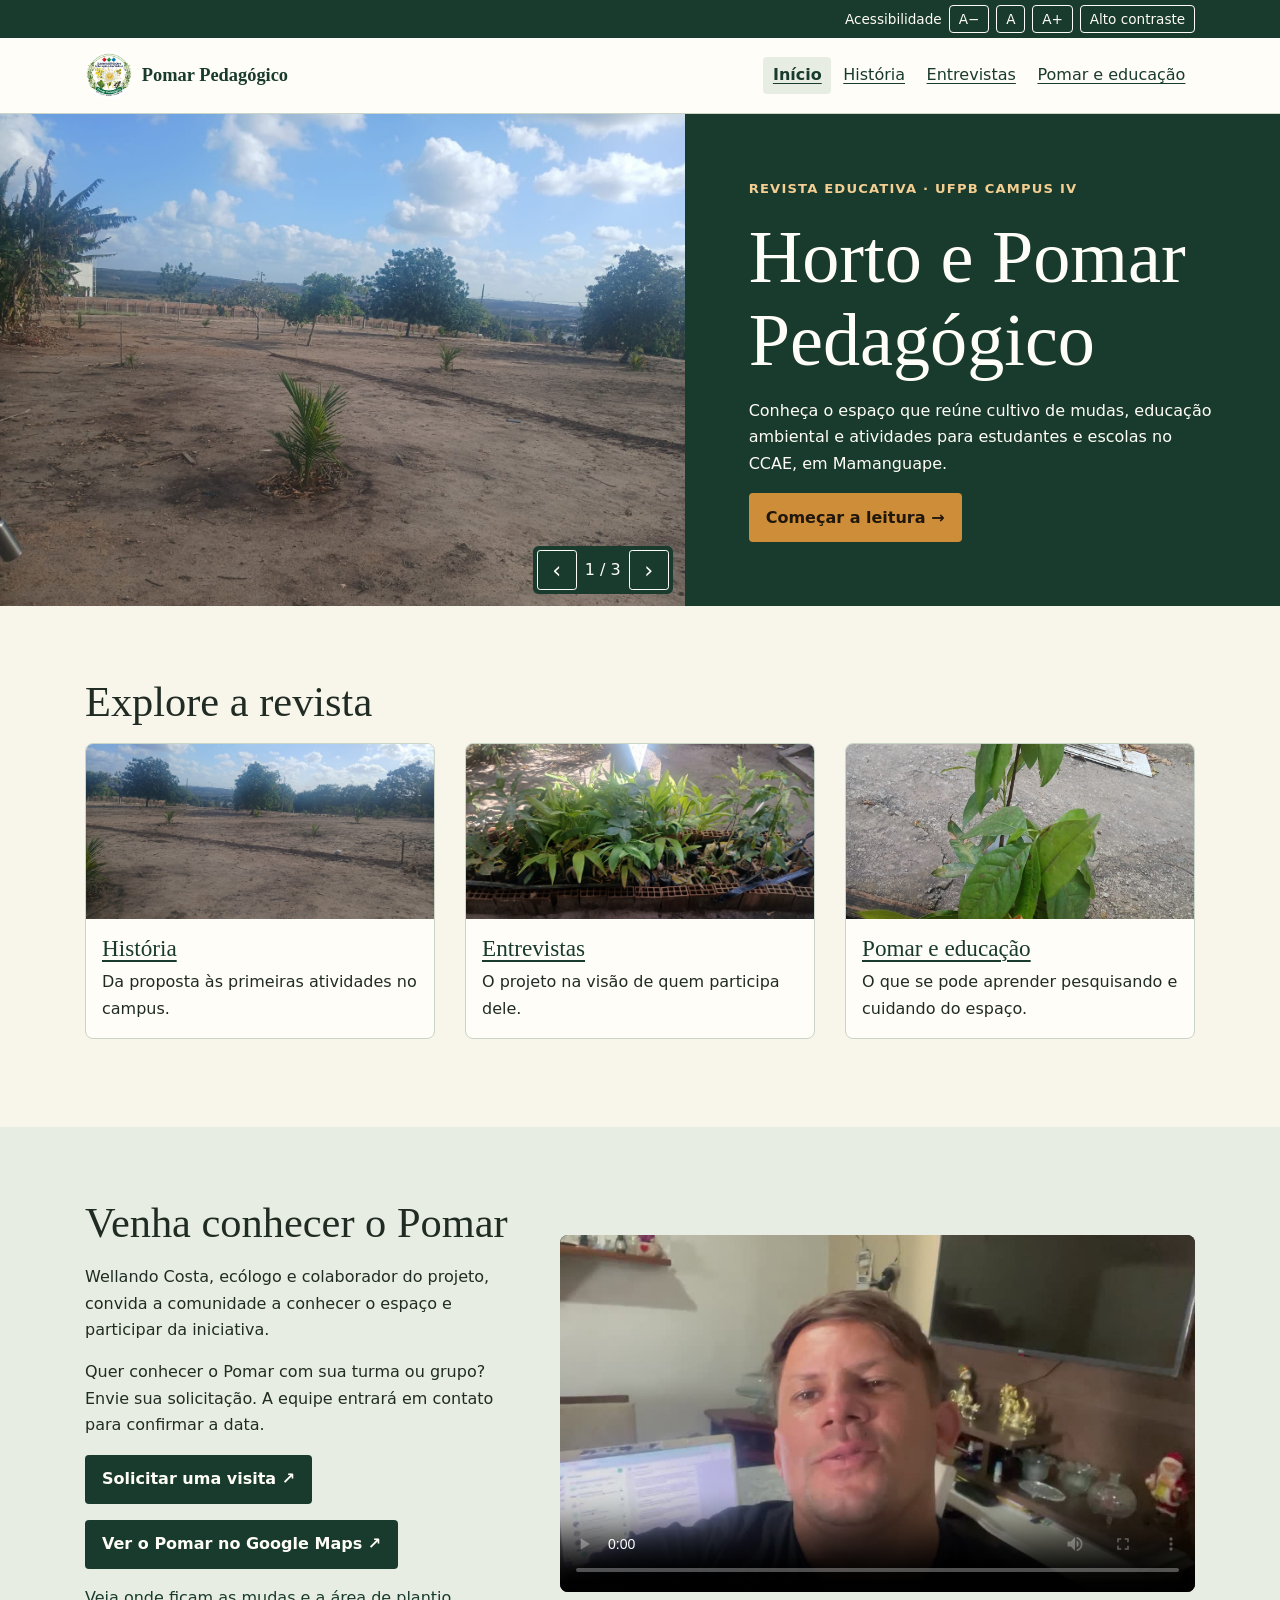
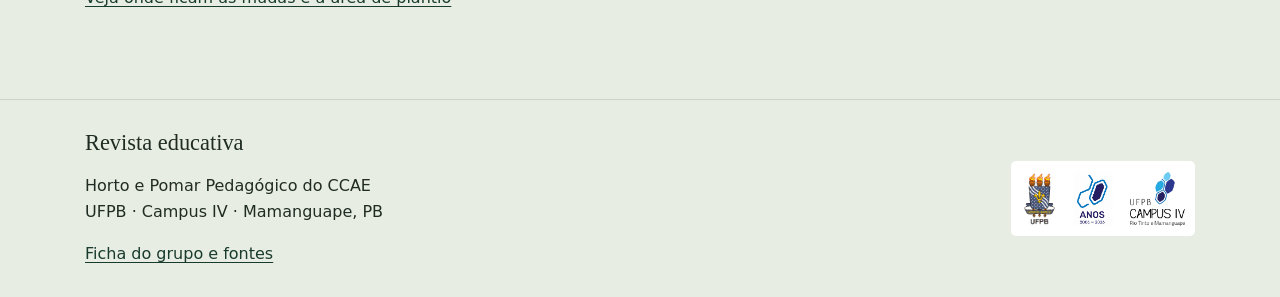
<file: index.html>
<!doctype html>
<html lang="pt-BR">
<head>
  <meta charset="utf-8">
  <meta name="viewport" content="width=device-width, initial-scale=1">
  <meta name="description" content="Revista educativa sobre o Horto e Pomar Pedagógico do CCAE, no Campus IV da UFPB em Mamanguape.">
  <title>Início | Pomar Pedagógico do CCAE</title>
  <link rel="icon" href="assets/img/pomar.jpeg">
  <link rel="stylesheet" href="assets/css/bootstrap.min.css">
  <link rel="stylesheet" href="assets/css/revista.css">
  <script defer src="assets/js/revista.js"></script>
</head>
<body>
  <a class="skip" href="#conteudo">Pular para o conteúdo</a>
  <div class="tools"><div class="container d-flex flex-wrap align-items-center justify-content-end">
    <span>Acessibilidade</span>
    <button type="button" data-font="-1" aria-label="Diminuir fonte">A−</button>
    <button type="button" data-font="0" aria-label="Restaurar fonte">A</button>
    <button type="button" data-font="1" aria-label="Aumentar fonte">A+</button>
    <button type="button" id="contraste" aria-pressed="false">Alto contraste</button>
  </div></div>
  <header class="site-header">
    <div class="container header-inner">
      <a class="brand" href="index.html"><img src="assets/img/pomar.jpeg" alt="">Pomar Pedagógico</a>
      <nav aria-label="Navegação principal"><a class="nav-link" href="index.html" aria-current="page">Início</a>
<a class="nav-link" href="historia.html">História</a>
<a class="nav-link" href="entrevistas.html">Entrevistas</a>
<a class="nav-link" href="educacao.html">Pomar e educação</a></nav>
    </div>
  </header>
  <main id="conteudo" tabindex="-1">

    <section class="hero">
      <div class="hero-media">
        <img id="foto-capa" src="assets/img/capa.jpg" alt="Vista ampla do Pomar, com uma muda em primeiro plano">
        <div class="hero-controls" role="group" aria-label="Fotos da capa">
          <button type="button" data-slide="-1" aria-label="Foto anterior">‹</button>
          <span id="foto-contador" aria-live="polite">1 / 3</span>
          <button type="button" data-slide="1" aria-label="Próxima foto">›</button>
        </div>
      </div>
      <div class="hero-copy">
        <p class="eyebrow">Revista educativa · UFPB Campus IV</p>
        <h1>Horto e Pomar Pedagógico</h1>
        <p>Conheça o espaço que reúne cultivo de mudas, educação ambiental e atividades para estudantes e escolas no CCAE, em Mamanguape.</p>
        <a class="action" href="historia.html">Começar a leitura →</a>
      </div>
    </section>
    <section class="container section-space" aria-labelledby="explorar">
      <h2 id="explorar">Explore a revista</h2>
      <div class="row">
        <div class="col-md-4 mb-3"><article class="feature"><img loading="lazy" src="assets/img/plantio.jpg" alt=""><div><h3><a href="historia.html">História</a></h3><p>Da proposta às primeiras atividades no campus.</p></div></article></div><div class="col-md-4 mb-3"><article class="feature"><img loading="lazy" src="assets/img/horto.jpg" alt=""><div><h3><a href="entrevistas.html">Entrevistas</a></h3><p>O projeto na visão de quem participa dele.</p></div></article></div><div class="col-md-4 mb-3"><article class="feature"><img loading="lazy" src="assets/img/folhas.jpg" alt=""><div><h3><a href="educacao.html">Pomar e educação</a></h3><p>O que se pode aprender pesquisando e cuidando do espaço.</p></div></article></div>
      </div>
    </section>
    <section class="band" aria-labelledby="convite"><div class="container section-space"><div class="row align-items-center">
      <div class="col-md-5"><h2 id="convite">Venha conhecer o Pomar</h2><p>Wellando Costa, ecólogo e colaborador do projeto, convida a comunidade a conhecer o espaço e participar da iniciativa.</p>
      <p>Quer conhecer o Pomar com sua turma ou grupo? Envie sua solicitação. A equipe entrará em contato para confirmar a data.</p>
        <p><a class="action" href="https://forms.gle/UnsRDbJfyCQe3dXR6" target="_blank" rel="noopener noreferrer">Solicitar uma visita ↗</a></p>
        <a class="action" href="https://maps.app.goo.gl/aVHmyazdAKSCeioG8">Ver o Pomar no Google Maps ↗</a><p class="mt-3"><a href="historia.html#localizacao">Veja onde ficam as mudas e a área de plantio</a></p></div>
      <div class="col-md-7"><video controls playsinline preload="metadata" poster="assets/img/convite.jpg" aria-label="Convite em vídeo de Wellando Costa"><source src="assets/video/convite-wellando.mp4" type="video/mp4"></video></div>
    </div></div></section>
  </main>
  <footer class="site-footer">
    <div class="container footer-inner">
      <div><h2>Revista educativa</h2><p>Horto e Pomar Pedagógico do CCAE<br>UFPB · Campus IV · Mamanguape, PB</p><a href="educacao.html#creditos">Ficha do grupo e fontes</a></div>
      <div class="logos">
        <img src="assets/img/ufpb.png" alt="Brasão da Universidade Federal da Paraíba">
        <img src="assets/img/ccae-20-anos.png" alt="CCAE 20 anos, 2006 a 2026">
        <img src="assets/img/campus-iv.png" alt="UFPB Campus IV, Rio Tinto e Mamanguape">
      </div>
    </div>
  </footer>
</body>
</html>
</file>
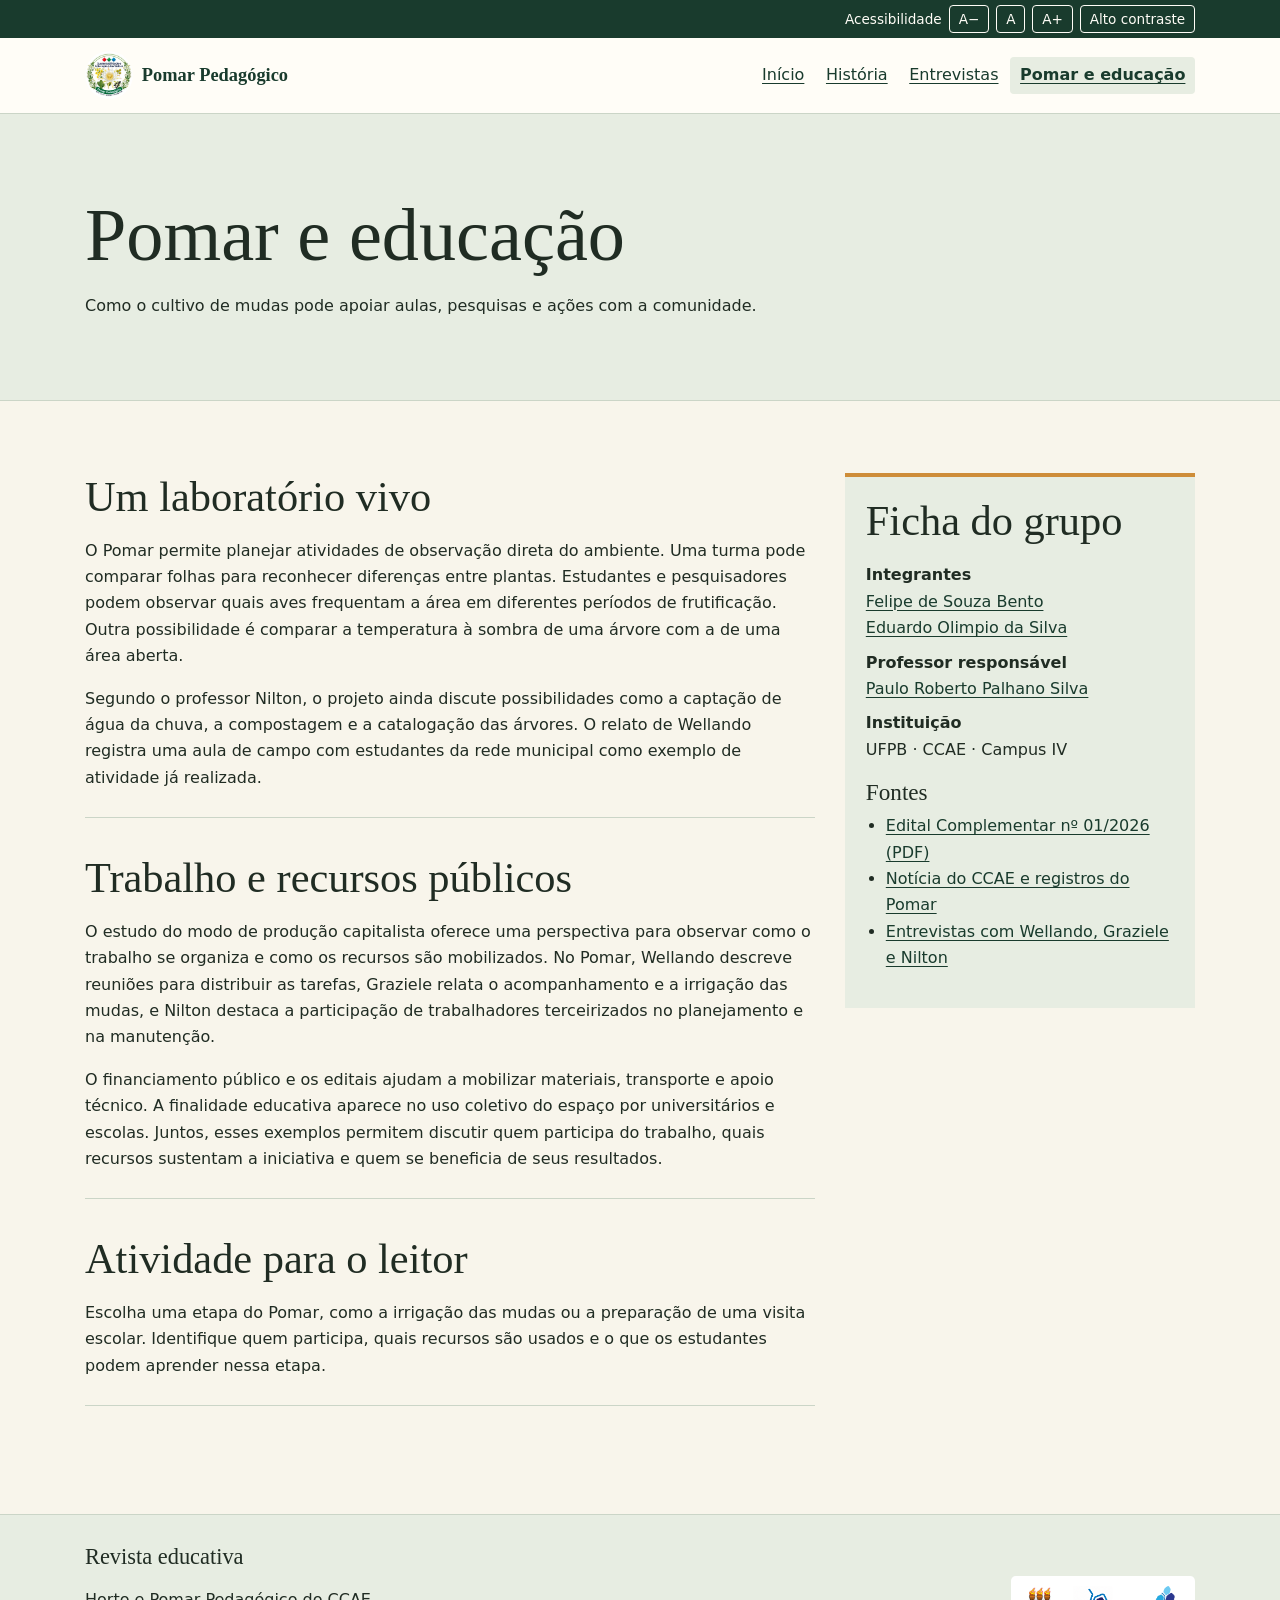
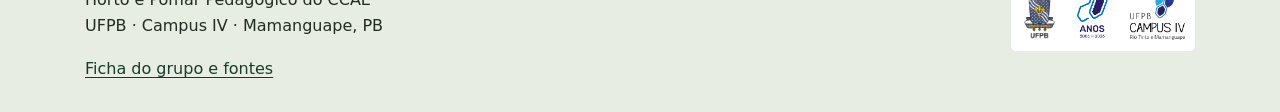
<file: educacao.html>
<!doctype html>
<html lang="pt-BR">
<head>
  <meta charset="utf-8">
  <meta name="viewport" content="width=device-width, initial-scale=1">
  <meta name="description" content="Revista educativa sobre o Horto e Pomar Pedagógico do CCAE, no Campus IV da UFPB em Mamanguape.">
  <title>Pomar e educação | Pomar Pedagógico do CCAE</title>
  <link rel="icon" href="assets/img/pomar.jpeg">
  <link rel="stylesheet" href="assets/css/bootstrap.min.css">
  <link rel="stylesheet" href="assets/css/revista.css">
  <script defer src="assets/js/revista.js"></script>
</head>
<body>
  <a class="skip" href="#conteudo">Pular para o conteúdo</a>
  <div class="tools"><div class="container d-flex flex-wrap align-items-center justify-content-end">
    <span>Acessibilidade</span>
    <button type="button" data-font="-1" aria-label="Diminuir fonte">A−</button>
    <button type="button" data-font="0" aria-label="Restaurar fonte">A</button>
    <button type="button" data-font="1" aria-label="Aumentar fonte">A+</button>
    <button type="button" id="contraste" aria-pressed="false">Alto contraste</button>
  </div></div>
  <header class="site-header">
    <div class="container header-inner">
      <a class="brand" href="index.html"><img src="assets/img/pomar.jpeg" alt="">Pomar Pedagógico</a>
      <nav aria-label="Navegação principal"><a class="nav-link" href="index.html">Início</a>
<a class="nav-link" href="historia.html">História</a>
<a class="nav-link" href="entrevistas.html">Entrevistas</a>
<a class="nav-link" href="educacao.html" aria-current="page">Pomar e educação</a></nav>
    </div>
  </header>
  <main id="conteudo" tabindex="-1">
<div class="page-heading"><div class="container"><h1>Pomar e educação</h1><p>Como o cultivo de mudas pode apoiar aulas, pesquisas e ações com a comunidade.</p></div></div>
    <div class="container section-space"><div class="row">
      <div class="col-lg-8 reading">
        <section><h2>Um laboratório vivo</h2>
          <p>O Pomar permite planejar atividades de observação direta do ambiente. Uma turma pode comparar folhas para reconhecer diferenças entre plantas. Estudantes e pesquisadores podem observar quais aves frequentam a área em diferentes períodos de frutificação. Outra possibilidade é comparar a temperatura à sombra de uma árvore com a de uma área aberta.</p>
          <p>Segundo o professor Nilton, o projeto ainda discute possibilidades como a captação de água da chuva, a compostagem e a catalogação das árvores. O relato de Wellando registra uma aula de campo com estudantes da rede municipal como exemplo de atividade já realizada.</p>
        </section>
        <section id="trabalho"><h2>Trabalho e recursos públicos</h2>
          <p>O estudo do modo de produção capitalista oferece uma perspectiva para observar como o trabalho se organiza e como os recursos são mobilizados. No Pomar, Wellando descreve reuniões para distribuir as tarefas, Graziele relata o acompanhamento e a irrigação das mudas, e Nilton destaca a participação de trabalhadores terceirizados no planejamento e na manutenção.</p>
          <p>O financiamento público e os editais ajudam a mobilizar materiais, transporte e apoio técnico. A finalidade educativa aparece no uso coletivo do espaço por universitários e escolas. Juntos, esses exemplos permitem discutir quem participa do trabalho, quais recursos sustentam a iniciativa e quem se beneficia de seus resultados.</p>
        </section>
        <section><h2>Atividade para o leitor</h2><p>Escolha uma etapa do Pomar, como a irrigação das mudas ou a preparação de uma visita escolar. Identifique quem participa, quais recursos são usados e o que os estudantes podem aprender nessa etapa.</p></section>
      </div>
      <aside class="col-lg-4"><div class="side-note" id="creditos">
        <h2>Ficha do grupo</h2>
        <dl><dt>Integrantes</dt><dd><a href="https://lattes.cnpq.br/2264536211302584">Felipe de Souza Bento</a><br><a href="https://lattes.cnpq.br/2006767291115742">Eduardo Olimpio da Silva</a></dd>
        <dt>Professor responsável</dt><dd><a href="http://www.ufpb.br/docente/ppalhano1">Paulo Roberto Palhano Silva</a></dd>
        <dt>Instituição</dt><dd>UFPB · CCAE · Campus IV</dd></dl>
        <h3>Fontes</h3><ul><li><a href="assets/docs/edital-extensao-2026.pdf">Edital Complementar nº 01/2026 (PDF)</a></li>
        <li><a href="historia.html">Notícia do CCAE e registros do Pomar</a></li>
        <li><a href="entrevistas.html">Entrevistas com Wellando, Graziele e Nilton</a></li></ul>
      </div></aside>
    </div></div>
  </main>
  <footer class="site-footer">
    <div class="container footer-inner">
      <div><h2>Revista educativa</h2><p>Horto e Pomar Pedagógico do CCAE<br>UFPB · Campus IV · Mamanguape, PB</p><a href="educacao.html#creditos">Ficha do grupo e fontes</a></div>
      <div class="logos">
        <img src="assets/img/ufpb.png" alt="Brasão da Universidade Federal da Paraíba">
        <img src="assets/img/ccae-20-anos.png" alt="CCAE 20 anos, 2006 a 2026">
        <img src="assets/img/campus-iv.png" alt="UFPB Campus IV, Rio Tinto e Mamanguape">
      </div>
    </div>
  </footer>
</body>
</html>
</file>
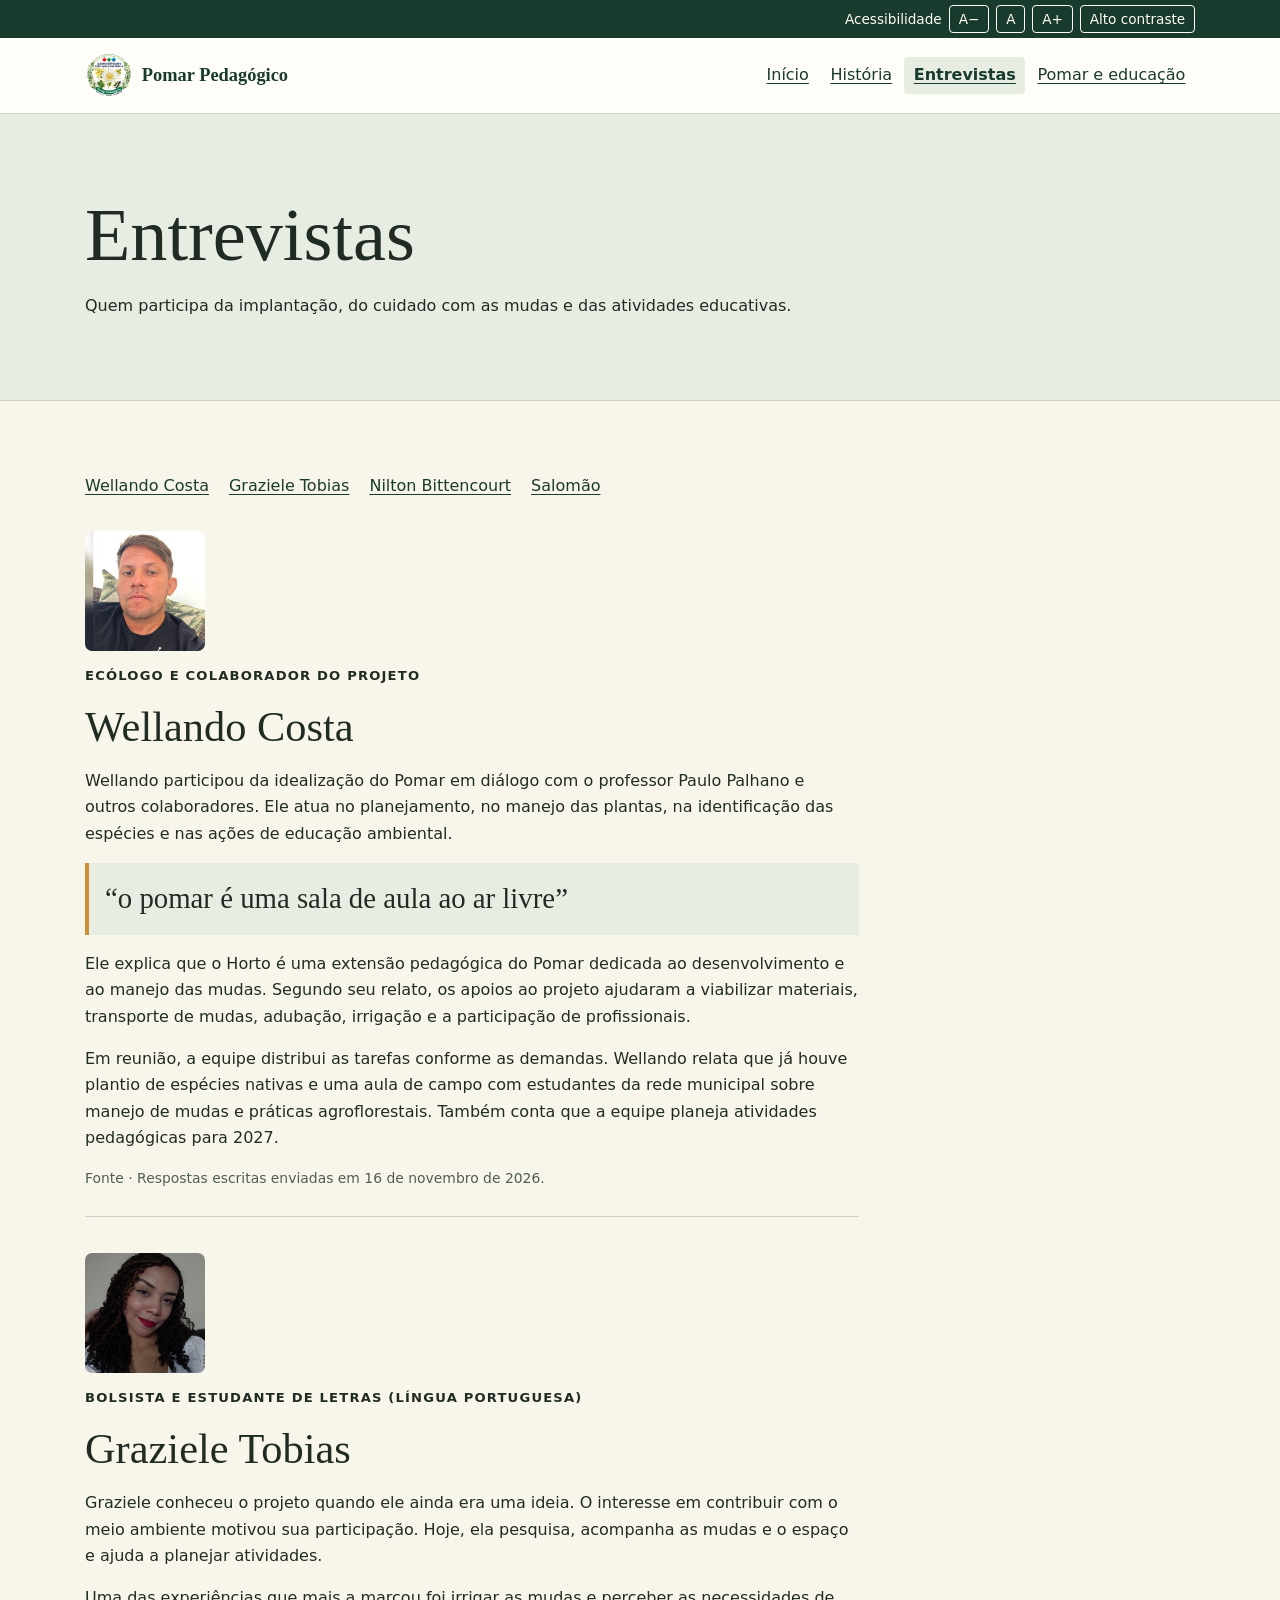
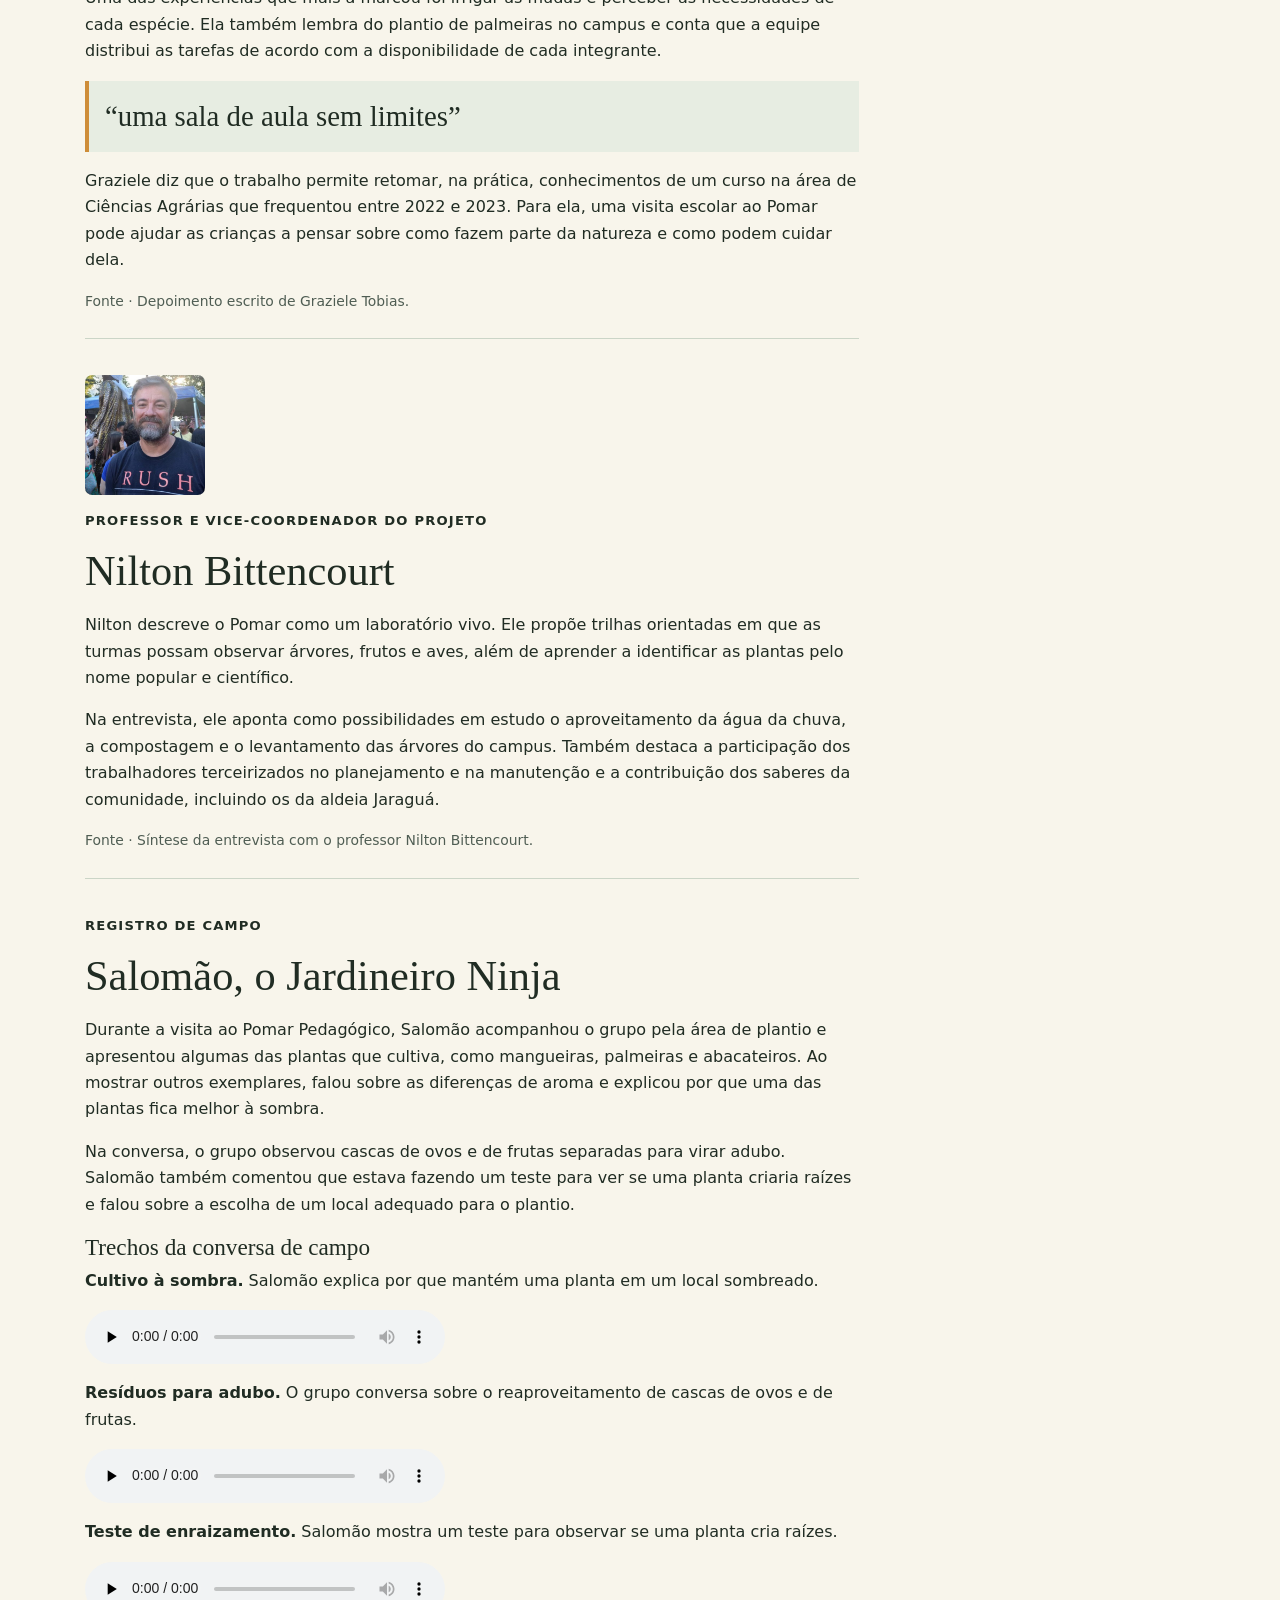
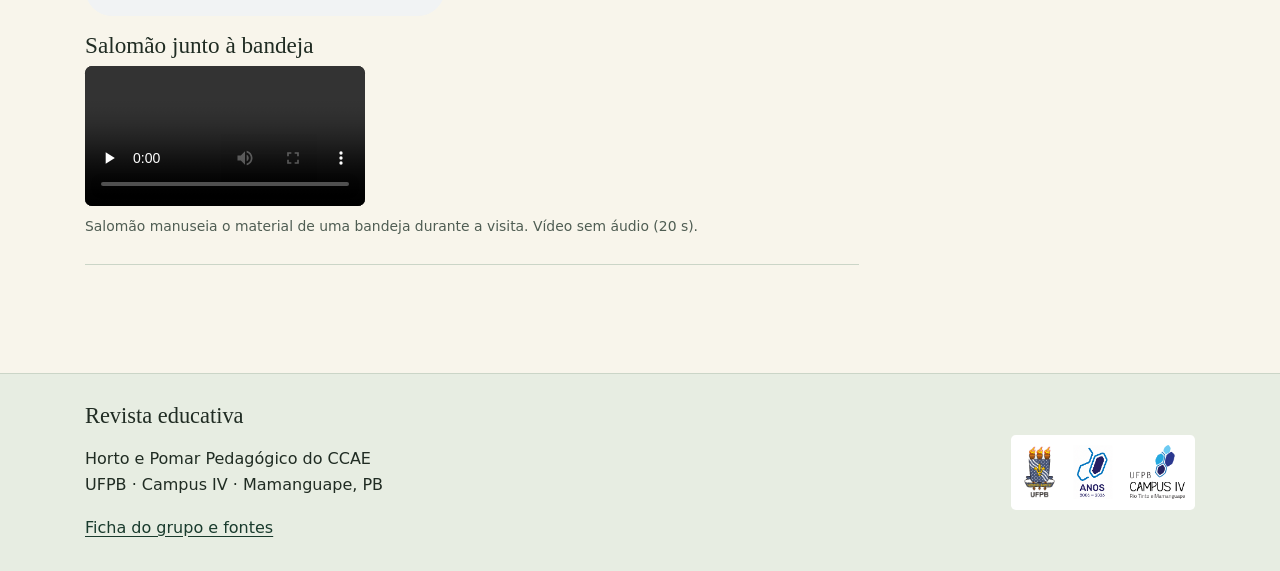
<file: entrevistas.html>
<!doctype html>
<html lang="pt-BR">
<head>
  <meta charset="utf-8">
  <meta name="viewport" content="width=device-width, initial-scale=1">
  <meta name="description" content="Revista educativa sobre o Horto e Pomar Pedagógico do CCAE, no Campus IV da UFPB em Mamanguape.">
  <title>Entrevistas | Pomar Pedagógico do CCAE</title>
  <link rel="icon" href="assets/img/pomar.jpeg">
  <link rel="stylesheet" href="assets/css/bootstrap.min.css">
  <link rel="stylesheet" href="assets/css/revista.css">
  <script defer src="assets/js/revista.js"></script>
</head>
<body>
  <a class="skip" href="#conteudo">Pular para o conteúdo</a>
  <div class="tools"><div class="container d-flex flex-wrap align-items-center justify-content-end">
    <span>Acessibilidade</span>
    <button type="button" data-font="-1" aria-label="Diminuir fonte">A−</button>
    <button type="button" data-font="0" aria-label="Restaurar fonte">A</button>
    <button type="button" data-font="1" aria-label="Aumentar fonte">A+</button>
    <button type="button" id="contraste" aria-pressed="false">Alto contraste</button>
  </div></div>
  <header class="site-header">
    <div class="container header-inner">
      <a class="brand" href="index.html"><img src="assets/img/pomar.jpeg" alt="">Pomar Pedagógico</a>
      <nav aria-label="Navegação principal"><a class="nav-link" href="index.html">Início</a>
<a class="nav-link" href="historia.html">História</a>
<a class="nav-link" href="entrevistas.html" aria-current="page">Entrevistas</a>
<a class="nav-link" href="educacao.html">Pomar e educação</a></nav>
    </div>
  </header>
  <main id="conteudo" tabindex="-1">
<div class="page-heading"><div class="container"><h1>Entrevistas</h1><p>Quem participa da implantação, do cuidado com as mudas e das atividades educativas.</p></div></div>
    <div class="container section-space"><div class="reading">
      <nav class="jump" aria-label="Depoimentos"><a href="#wellando">Wellando Costa</a><a href="#graziele">Graziele Tobias</a><a href="#nilton">Nilton Bittencourt</a><a href="#salomao">Salomão</a></nav>
      <article id="wellando">
        <img class="retrato-entrevista" src="assets/img/wellando.jpg" alt="Retrato de Wellando Costa" width="120" height="120" loading="lazy">
        <p class="eyebrow">Ecólogo e colaborador do projeto</p><h2>Wellando Costa</h2>
        <p>Wellando participou da idealização do Pomar em diálogo com o professor Paulo Palhano e outros colaboradores. Ele atua no planejamento, no manejo das plantas, na identificação das espécies e nas ações de educação ambiental.</p>
        <blockquote>“o pomar é uma sala de aula ao ar livre”</blockquote>
        <p>Ele explica que o Horto é uma extensão pedagógica do Pomar dedicada ao desenvolvimento e ao manejo das mudas. Segundo seu relato, os apoios ao projeto ajudaram a viabilizar materiais, transporte de mudas, adubação, irrigação e a participação de profissionais.</p>
        <p>Em reunião, a equipe distribui as tarefas conforme as demandas. Wellando relata que já houve plantio de espécies nativas e uma aula de campo com estudantes da rede municipal sobre manejo de mudas e práticas agroflorestais. Também conta que a equipe planeja atividades pedagógicas para 2027.</p>
        <p class="source">Fonte · Respostas escritas enviadas em 16 de novembro de 2026.</p>
      </article>
      <article id="graziele">
        <img class="retrato-entrevista" src="assets/img/graziele.jpg" alt="Retrato de Graziele Tobias" width="120" height="120" loading="lazy">
        <p class="eyebrow">Bolsista e estudante de Letras (Língua Portuguesa)</p><h2>Graziele Tobias</h2>
        <p>Graziele conheceu o projeto quando ele ainda era uma ideia. O interesse em contribuir com o meio ambiente motivou sua participação. Hoje, ela pesquisa, acompanha as mudas e o espaço e ajuda a planejar atividades.</p>
        <p>Uma das experiências que mais a marcou foi irrigar as mudas e perceber as necessidades de cada espécie. Ela também lembra do plantio de palmeiras no campus e conta que a equipe distribui as tarefas de acordo com a disponibilidade de cada integrante.</p>
        <blockquote>“uma sala de aula sem limites”</blockquote>
        <p>Graziele diz que o trabalho permite retomar, na prática, conhecimentos de um curso na área de Ciências Agrárias que frequentou entre 2022 e 2023. Para ela, uma visita escolar ao Pomar pode ajudar as crianças a pensar sobre como fazem parte da natureza e como podem cuidar dela.</p>
        <p class="source">Fonte · Depoimento escrito de Graziele Tobias.</p>
      </article>
      <article id="nilton">
        <img class="retrato-entrevista" src="assets/img/nilton.jpg" alt="Retrato de Nilton Bittencourt" width="120" height="120" loading="lazy">
        <p class="eyebrow">Professor e vice-coordenador do projeto</p><h2>Nilton Bittencourt</h2>
        <p>Nilton descreve o Pomar como um laboratório vivo. Ele propõe trilhas orientadas em que as turmas possam observar árvores, frutos e aves, além de aprender a identificar as plantas pelo nome popular e científico.</p>
        <p>Na entrevista, ele aponta como possibilidades em estudo o aproveitamento da água da chuva, a compostagem e o levantamento das árvores do campus. Também destaca a participação dos trabalhadores terceirizados no planejamento e na manutenção e a contribuição dos saberes da comunidade, incluindo os da aldeia Jaraguá.</p>
        <p class="source">Fonte · Síntese da entrevista com o professor Nilton Bittencourt.</p>
      </article>
      <article id="salomao">
        <p class="eyebrow">Registro de campo</p><h2>Salomão, o Jardineiro Ninja</h2>
        <p>Durante a visita ao Pomar Pedagógico, Salomão acompanhou o grupo pela área de plantio e apresentou algumas das plantas que cultiva, como mangueiras, palmeiras e abacateiros. Ao mostrar outros exemplares, falou sobre as diferenças de aroma e explicou por que uma das plantas fica melhor à sombra.</p>
        <p>Na conversa, o grupo observou cascas de ovos e de frutas separadas para virar adubo. Salomão também comentou que estava fazendo um teste para ver se uma planta criaria raízes e falou sobre a escolha de um local adequado para o plantio.</p>
        <h3>Trechos da conversa de campo</h3>
        <div class="audio-campo">
          <p id="audio-sombra"><strong>Cultivo à sombra.</strong> Salomão explica por que mantém uma planta em um local sombreado.</p>
          <audio controls preload="none" aria-labelledby="audio-sombra"><source src="assets/audio/salomao-sombra.mp3" type="audio/mpeg"></audio>
          <p id="audio-adubo"><strong>Resíduos para adubo.</strong> O grupo conversa sobre o reaproveitamento de cascas de ovos e de frutas.</p>
          <audio controls preload="none" aria-labelledby="audio-adubo"><source src="assets/audio/salomao-adubo.mp3" type="audio/mpeg"></audio>
          <p id="audio-enraizamento"><strong>Teste de enraizamento.</strong> Salomão mostra um teste para observar se uma planta cria raízes.</p>
          <audio controls preload="none" aria-labelledby="audio-enraizamento"><source src="assets/audio/salomao-enraizamento.mp3" type="audio/mpeg"></audio>
        </div>
        <h3>Salomão junto à bandeja</h3>
        <video class="video-campo" controls playsinline preload="none" aria-label="Salomão manuseando material em uma bandeja">
          <source src="assets/video/salomao-campo.mp4" type="video/mp4">
        </video>
        <p class="source">Salomão manuseia o material de uma bandeja durante a visita. Vídeo sem áudio (20 s).</p>
      </article>
    </div></div>
  </main>
  <footer class="site-footer">
    <div class="container footer-inner">
      <div><h2>Revista educativa</h2><p>Horto e Pomar Pedagógico do CCAE<br>UFPB · Campus IV · Mamanguape, PB</p><a href="educacao.html#creditos">Ficha do grupo e fontes</a></div>
      <div class="logos">
        <img src="assets/img/ufpb.png" alt="Brasão da Universidade Federal da Paraíba">
        <img src="assets/img/ccae-20-anos.png" alt="CCAE 20 anos, 2006 a 2026">
        <img src="assets/img/campus-iv.png" alt="UFPB Campus IV, Rio Tinto e Mamanguape">
      </div>
    </div>
  </footer>
</body>
</html>
</file>
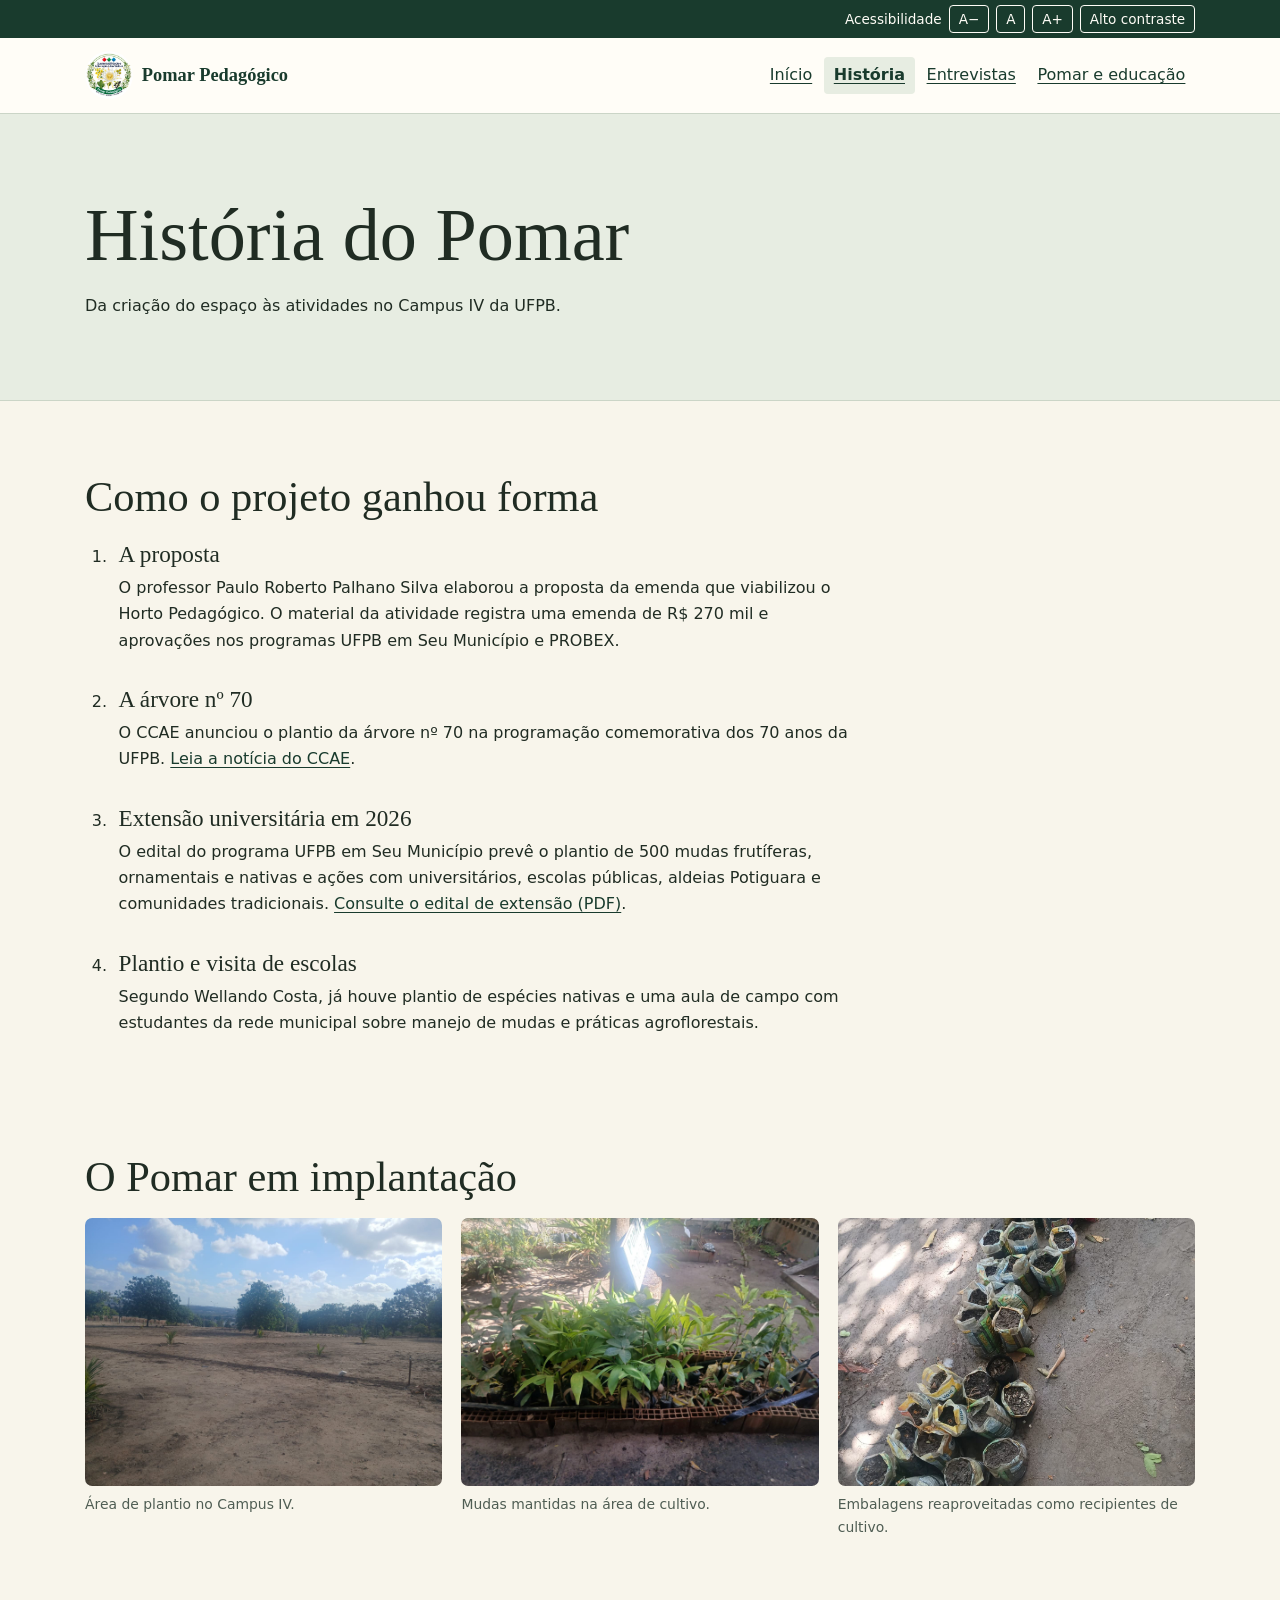
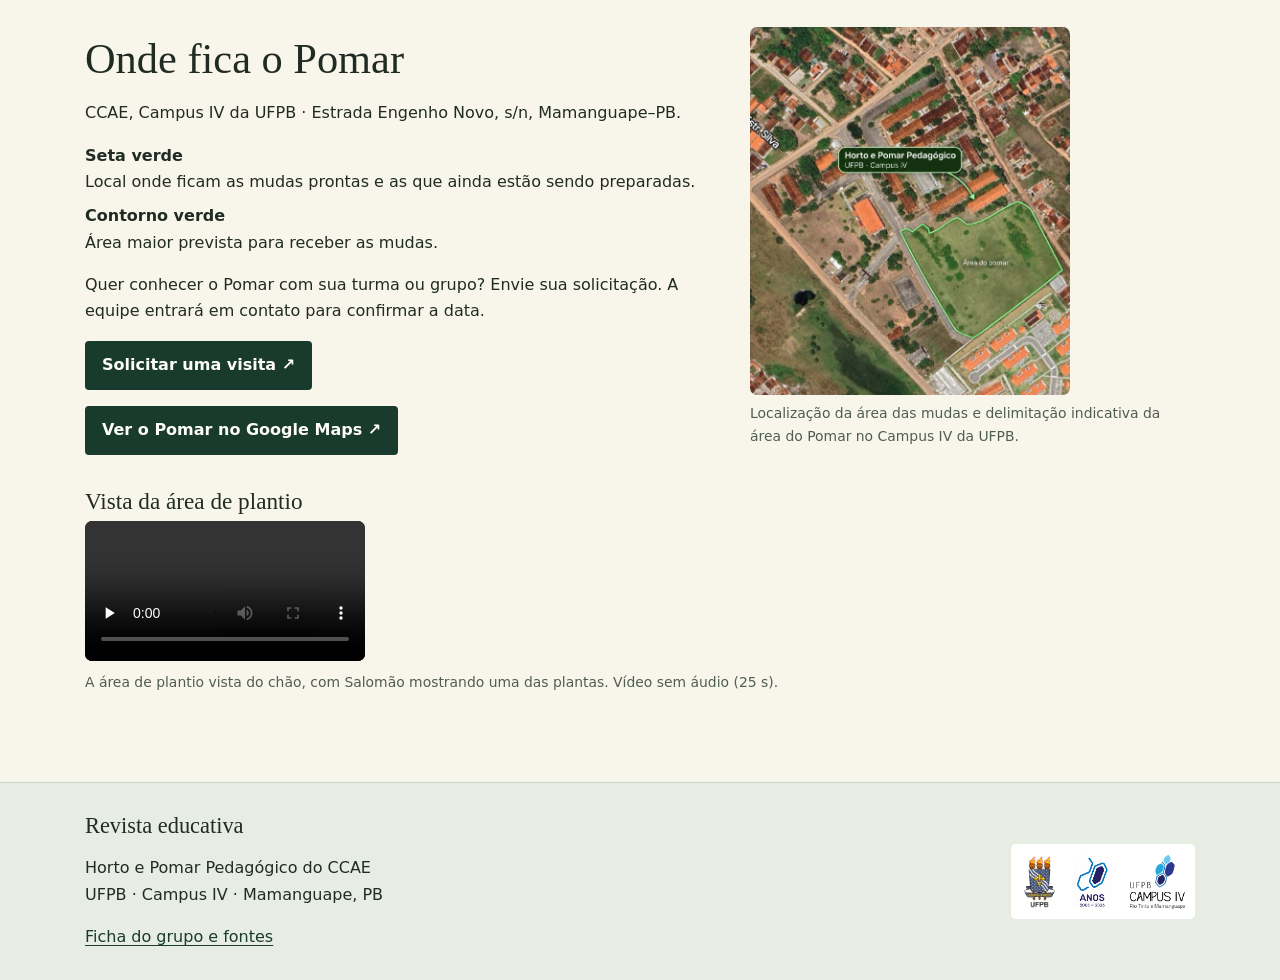
<file: historia.html>
<!doctype html>
<html lang="pt-BR">
<head>
  <meta charset="utf-8">
  <meta name="viewport" content="width=device-width, initial-scale=1">
  <meta name="description" content="Revista educativa sobre o Horto e Pomar Pedagógico do CCAE, no Campus IV da UFPB em Mamanguape.">
  <title>História | Pomar Pedagógico do CCAE</title>
  <link rel="icon" href="assets/img/pomar.jpeg">
  <link rel="stylesheet" href="assets/css/bootstrap.min.css">
  <link rel="stylesheet" href="assets/css/revista.css">
  <script defer src="assets/js/revista.js"></script>
</head>
<body>
  <a class="skip" href="#conteudo">Pular para o conteúdo</a>
  <div class="tools"><div class="container d-flex flex-wrap align-items-center justify-content-end">
    <span>Acessibilidade</span>
    <button type="button" data-font="-1" aria-label="Diminuir fonte">A−</button>
    <button type="button" data-font="0" aria-label="Restaurar fonte">A</button>
    <button type="button" data-font="1" aria-label="Aumentar fonte">A+</button>
    <button type="button" id="contraste" aria-pressed="false">Alto contraste</button>
  </div></div>
  <header class="site-header">
    <div class="container header-inner">
      <a class="brand" href="index.html"><img src="assets/img/pomar.jpeg" alt="">Pomar Pedagógico</a>
      <nav aria-label="Navegação principal"><a class="nav-link" href="index.html">Início</a>
<a class="nav-link" href="historia.html" aria-current="page">História</a>
<a class="nav-link" href="entrevistas.html">Entrevistas</a>
<a class="nav-link" href="educacao.html">Pomar e educação</a></nav>
    </div>
  </header>
  <main id="conteudo" tabindex="-1">
<div class="page-heading"><div class="container"><h1>História do Pomar</h1><p>Da criação do espaço às atividades no Campus IV da UFPB.</p></div></div>
    <div class="container section-space">
      <div class="reading"><h2>Como o projeto ganhou forma</h2>
      <ol class="timeline">
        <li><h3>A proposta</h3><p>O professor Paulo Roberto Palhano Silva elaborou a proposta da emenda que viabilizou o Horto Pedagógico. O material da atividade registra uma emenda de R$ 270 mil e aprovações nos programas UFPB em Seu Município e PROBEX.</p></li>
        <li><h3>A árvore nº 70</h3><p>O CCAE anunciou o plantio da árvore nº 70 na programação comemorativa dos 70 anos da UFPB. <a href="https://www.ccae.ufpb.br/noticias/ccae-inicia-pomar-pedagogico-e-prepara-plantio-da-arvore-no-70-na-comemoracao-dos-70-anos-da-ufpb/">Leia a notícia do CCAE</a>.</p></li>
        <li><h3>Extensão universitária em 2026</h3><p>O edital do programa UFPB em Seu Município prevê o plantio de 500 mudas frutíferas, ornamentais e nativas e ações com universitários, escolas públicas, aldeias Potiguara e comunidades tradicionais. <a href="assets/docs/edital-extensao-2026.pdf">Consulte o edital de extensão (PDF)</a>.</p></li>
        <li><h3>Plantio e visita de escolas</h3><p>Segundo Wellando Costa, já houve plantio de espécies nativas e uma aula de campo com estudantes da rede municipal sobre manejo de mudas e práticas agroflorestais.</p></li>
      </ol></div>
      <section class="section-space" aria-labelledby="galeria"><h2 id="galeria">O Pomar em implantação</h2>
        <div class="photo-grid">
          <figure><img loading="lazy" src="assets/img/plantio.jpg" alt="Área aberta do Pomar com árvores e mudas no solo"><figcaption>Área de plantio no Campus IV.</figcaption></figure>
          <figure><img loading="lazy" src="assets/img/horto.jpg" alt="Mudas verdes agrupadas em canteiro junto a uma placa"><figcaption>Mudas mantidas na área de cultivo.</figcaption></figure>
          <figure><img loading="lazy" src="assets/img/recipientes.jpg" alt="Embalagens reaproveitadas com substrato e mudas"><figcaption>Embalagens reaproveitadas como recipientes de cultivo.</figcaption></figure>
        </div>
      </section>
      <section id="localizacao" aria-labelledby="mapa"><div class="row align-items-center">
        <div class="col-md-7"><h2 id="mapa">Onde fica o Pomar</h2>
        <p>CCAE, Campus IV da UFPB · Estrada Engenho Novo, s/n, Mamanguape–PB.</p>
        <dl><dt>Seta verde</dt><dd>Local onde ficam as mudas prontas e as que ainda estão sendo preparadas.</dd><dt>Contorno verde</dt><dd>Área maior prevista para receber as mudas.</dd></dl>
        <p>Quer conhecer o Pomar com sua turma ou grupo? Envie sua solicitação. A equipe entrará em contato para confirmar a data.</p>
        <p><a class="action" href="https://forms.gle/UnsRDbJfyCQe3dXR6" target="_blank" rel="noopener noreferrer">Solicitar uma visita ↗</a></p>
        <a class="action" href="https://maps.app.goo.gl/aVHmyazdAKSCeioG8">Ver o Pomar no Google Maps ↗</a></div>
        <div class="col-md-5"><figure><img loading="lazy" src="assets/img/mapa-pomar.png" alt="Mapa aéreo com seta verde na área das mudas e contorno verde delimitando a área de plantio"><figcaption>Localização da área das mudas e delimitação indicativa da área do Pomar no Campus IV da UFPB.</figcaption></figure></div>
      </div>
      <figure class="mt-4">
        <h3>Vista da área de plantio</h3>
        <video class="video-campo" controls playsinline preload="none" aria-label="Vista da área de plantio com Salomão junto a uma planta">
          <source src="assets/video/area-plantio.mp4" type="video/mp4">
        </video>
        <figcaption>A área de plantio vista do chão, com Salomão mostrando uma das plantas. Vídeo sem áudio (25 s).</figcaption>
      </figure>
      </section>
    </div>
  </main>
  <footer class="site-footer">
    <div class="container footer-inner">
      <div><h2>Revista educativa</h2><p>Horto e Pomar Pedagógico do CCAE<br>UFPB · Campus IV · Mamanguape, PB</p><a href="educacao.html#creditos">Ficha do grupo e fontes</a></div>
      <div class="logos">
        <img src="assets/img/ufpb.png" alt="Brasão da Universidade Federal da Paraíba">
        <img src="assets/img/ccae-20-anos.png" alt="CCAE 20 anos, 2006 a 2026">
        <img src="assets/img/campus-iv.png" alt="UFPB Campus IV, Rio Tinto e Mamanguape">
      </div>
    </div>
  </footer>
</body>
</html>
</file>
<file: assets/css/revista.css>
:root {
  --paper: #f8f5eb;
  --ink: #202c23;
  --green: #193b2d;
  --accent: #ce8d39;
  --soft: #e7ede2;
  --muted: #4f5d53;
  --line: #cbd5c7;
  --white: #fffdf7;
}
body { background: var(--paper); color: var(--ink); font: 1rem/1.65 system-ui, sans-serif; }
h1, h2, h3, .brand, blockquote { font-family: Georgia, serif; }
h1, h2, h3 { line-height: 1.12; }
h2 { font-size: clamp(1.65rem, 4vw, 2.65rem); margin-bottom: 1.1rem; }
h3 { font-size: 1.45rem; }
a { color: var(--green); text-decoration: underline; text-underline-offset: .18em; }
a:hover { color: var(--green); }
a:focus-visible, button:focus-visible, video:focus-visible { outline: 3px solid var(--accent); outline-offset: 4px; }
img, video { max-width: 100%; }
.skip { position: absolute; top: .4rem; left: .5rem; z-index: 9; background: var(--white); padding: .65rem; transform: translateY(-150%); }
.skip:focus { transform: translateY(0); }
.tools { background: var(--green); color: var(--white); font-size: .85rem; }
.tools .container { gap: .45rem; padding-top: .3rem; padding-bottom: .3rem; }
.tools button { background: transparent; color: inherit; border: 1px solid currentColor; border-radius: .25rem; padding: .12rem .55rem; }
.tools button[aria-pressed="true"] { background: var(--white); color: var(--green); }
.site-header { background: var(--white); border-bottom: 1px solid var(--line); }
.header-inner, .footer-inner { display: flex; flex-wrap: wrap; justify-content: space-between; align-items: center; gap: .75rem; padding-top: .85rem; padding-bottom: .85rem; }
.brand { display: inline-flex; gap: .55rem; align-items: center; font-size: 1.15rem; font-weight: bold; text-decoration: none; }
.brand img { width: 48px; height: 48px; object-fit: contain; border-radius: 50%; }
.site-header nav { display: flex; flex-wrap: wrap; gap: .15rem; }
.nav-link { padding: .35rem .6rem; }
.nav-link[aria-current="page"] { font-weight: 700; background: var(--soft); border-radius: .25rem; }
.hero { display: grid; grid-template-columns: 1.15fr 1fr; background: var(--green); color: var(--white); }
.hero-media { position: relative; min-height: 380px; }
.hero-media img { width: 100%; height: 100%; position: absolute; object-fit: cover; }
.hero-controls { position: absolute; right: .75rem; bottom: .75rem; display: flex; align-items: center; gap: .5rem; padding: .25rem; background: var(--green); color: var(--white); border-radius: .35rem; }
.hero-controls button { width: 2.5rem; height: 2.5rem; font-size: 1.4rem; line-height: 1; background: transparent; color: inherit; border: 1px solid currentColor; border-radius: .2rem; }
.hero-copy { padding: clamp(1.4rem, 5vw, 5rem); align-self: center; }
.hero h1, .page-heading h1 { font-size: clamp(2.25rem, 5.8vw, 5rem); margin-bottom: 1rem; }
.eyebrow { font-size: .82rem; font-weight: 700; letter-spacing: .09em; text-transform: uppercase; }
.hero .eyebrow { color: #f5ce91; }
.action { display: inline-block; background: var(--green); color: var(--white); border: 1px solid transparent; border-radius: .25rem; text-decoration: none; padding: .65rem 1rem; font-weight: 700; }
.action:hover { color: var(--white); text-decoration: underline; }
.hero .action { background: var(--accent); color: #20170c; }
.section-space { padding-top: clamp(2rem, 6vw, 4.5rem); padding-bottom: clamp(2rem, 6vw, 4.5rem); }
.feature { height: 100%; background: var(--white); border: 1px solid var(--line); border-radius: .5rem; overflow: hidden; }
.feature img { width: 100%; height: 175px; object-fit: cover; }
.feature > div { padding: 1rem; }
.feature p { margin-bottom: 0; }
.band, .page-heading { background: var(--soft); }
.band video { display: block; width: 100%; border-radius: .5rem; background: #151515; }
.page-heading { padding: clamp(2rem, 7vw, 5rem) 0; border-bottom: 1px solid var(--line); }
.page-heading p { margin: 0; }
.reading { max-width: 76ch; }
.reading article, .reading section { margin-bottom: 2.25rem; padding-bottom: .6rem; border-bottom: 1px solid var(--line); }
.jump { display: flex; flex-wrap: wrap; gap: .6rem 1.25rem; margin-bottom: 2rem; }
blockquote { font-size: clamp(1.25rem, 3vw, 1.8rem); padding: .75rem 1rem; border-left: 4px solid var(--accent); background: var(--soft); }
.source, figcaption { color: var(--muted); font-size: .87rem; }
.timeline { padding-left: 1.7rem; }
.timeline li { padding: .2rem 0 .8rem .4rem; }
.photo-grid { display: grid; grid-template-columns: repeat(3, minmax(0, 1fr)); gap: 1.2rem; }
figure img { display: block; width: 100%; border-radius: .45rem; }
.photo-grid img { aspect-ratio: 4 / 3; object-fit: cover; }
#localizacao figure img { max-width: 320px; }
figcaption { margin-top: .4rem; }
.side-note { background: var(--soft); border-top: 4px solid var(--accent); padding: 1.3rem; }
.side-note ul { padding-left: 1.25rem; }
.site-footer { background: var(--soft); border-top: 1px solid var(--line); padding: 1rem 0; }
.site-footer h2 { font-size: 1.4rem; }
.logos { display: flex; flex-wrap: wrap; align-items: center; gap: .6rem; background: #fff; padding: .65rem; border-radius: .3rem; }
.logos img { width: auto; height: 54px; max-width: 110px; object-fit: contain; }
.high-contrast { --paper: #000; --ink: #fff; --green: #ffed52; --accent: #ffed52; --soft: #151515; --white: #000; --line: #ffed52; --muted: #fff; }
.high-contrast .nav-link { color: var(--green); }
.high-contrast .hero .eyebrow { color: #231800; }
@media (max-width: 767px) {
  .hero, .photo-grid { grid-template-columns: 1fr; }
  .hero-media { min-height: 0; aspect-ratio: 16 / 10; }
  .band video, #localizacao figure { margin-top: 1rem; }
}

.retrato-entrevista {
  display: block;
  width: 120px;
  height: 120px;
  margin-bottom: .9rem;
  border-radius: .45rem;
  object-fit: cover;
}
.video-campo {
  display: block;
  width: min(100%, 280px);
  margin-bottom: .6rem;
  border-radius: .45rem;
  background: #151515;
}

.audio-campo audio {
  display: block;
  width: min(100%, 360px);
  margin-bottom: 1rem;
}
</file>
